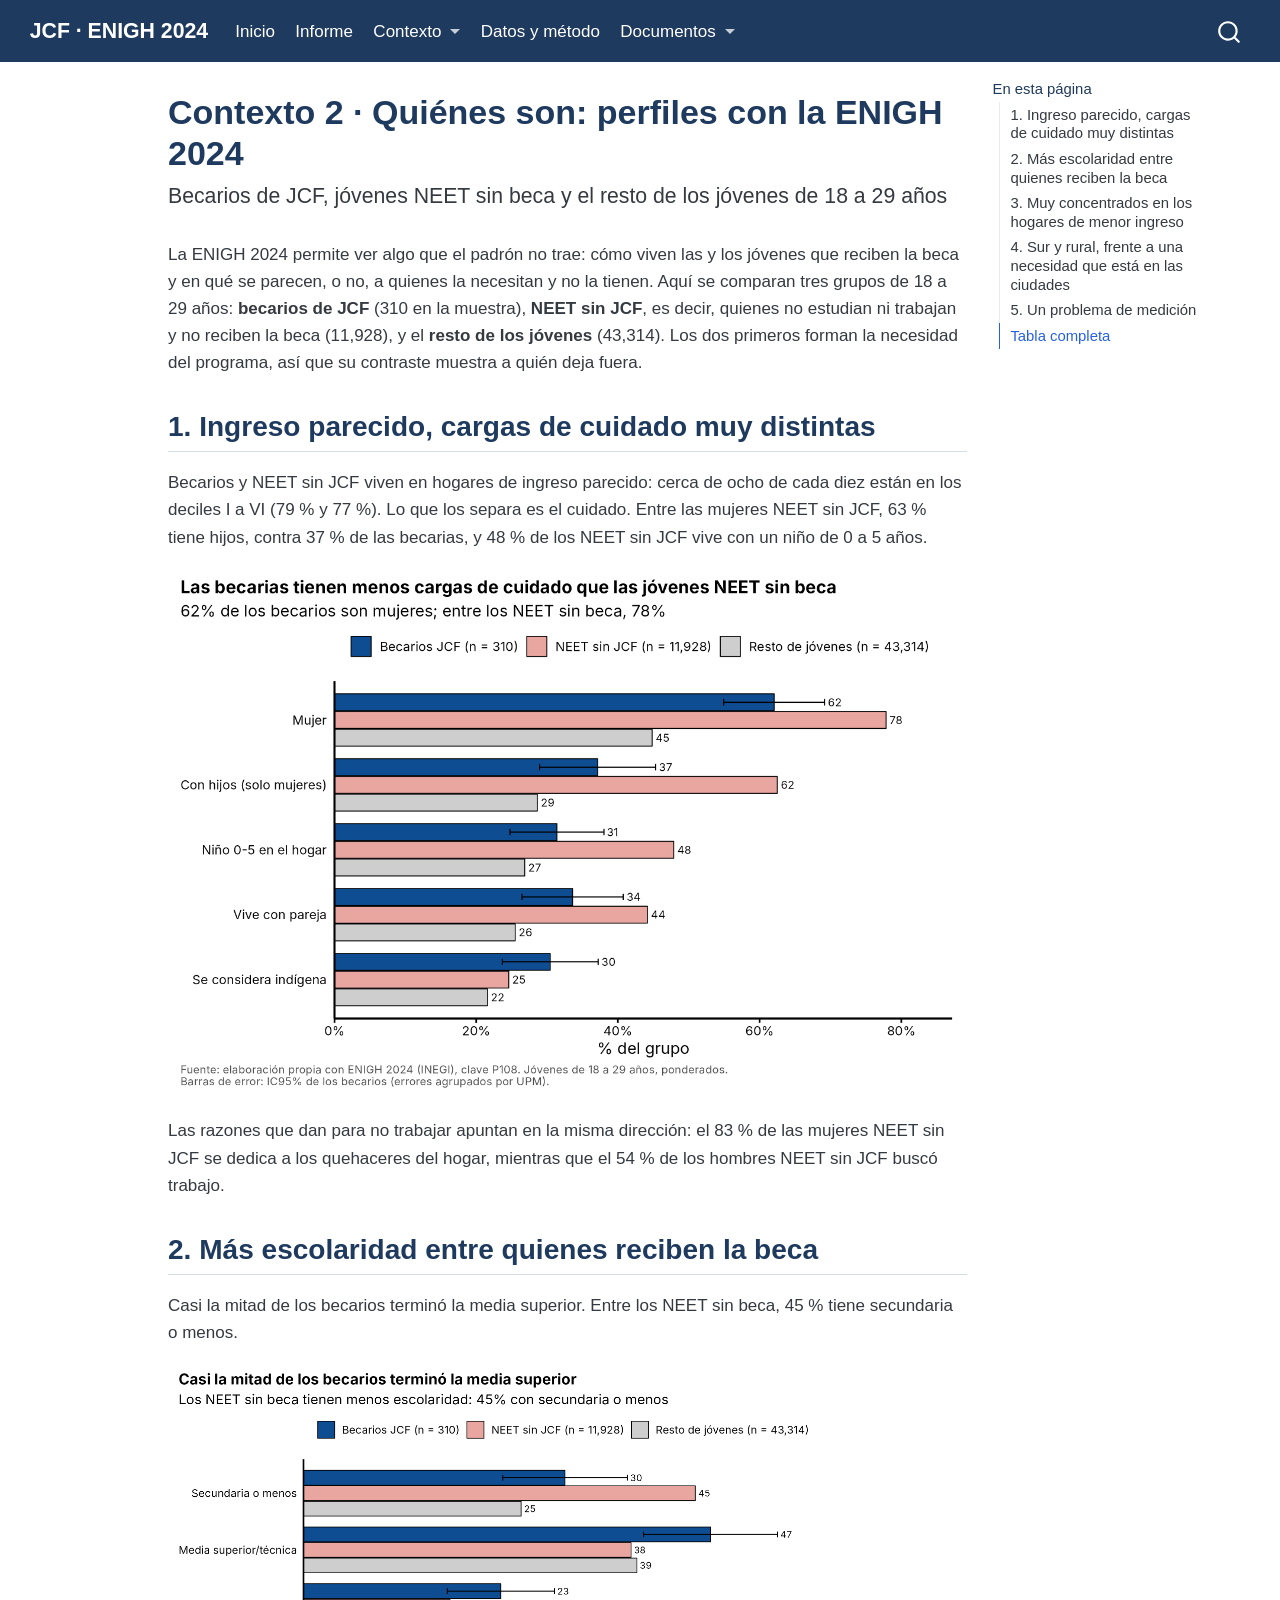
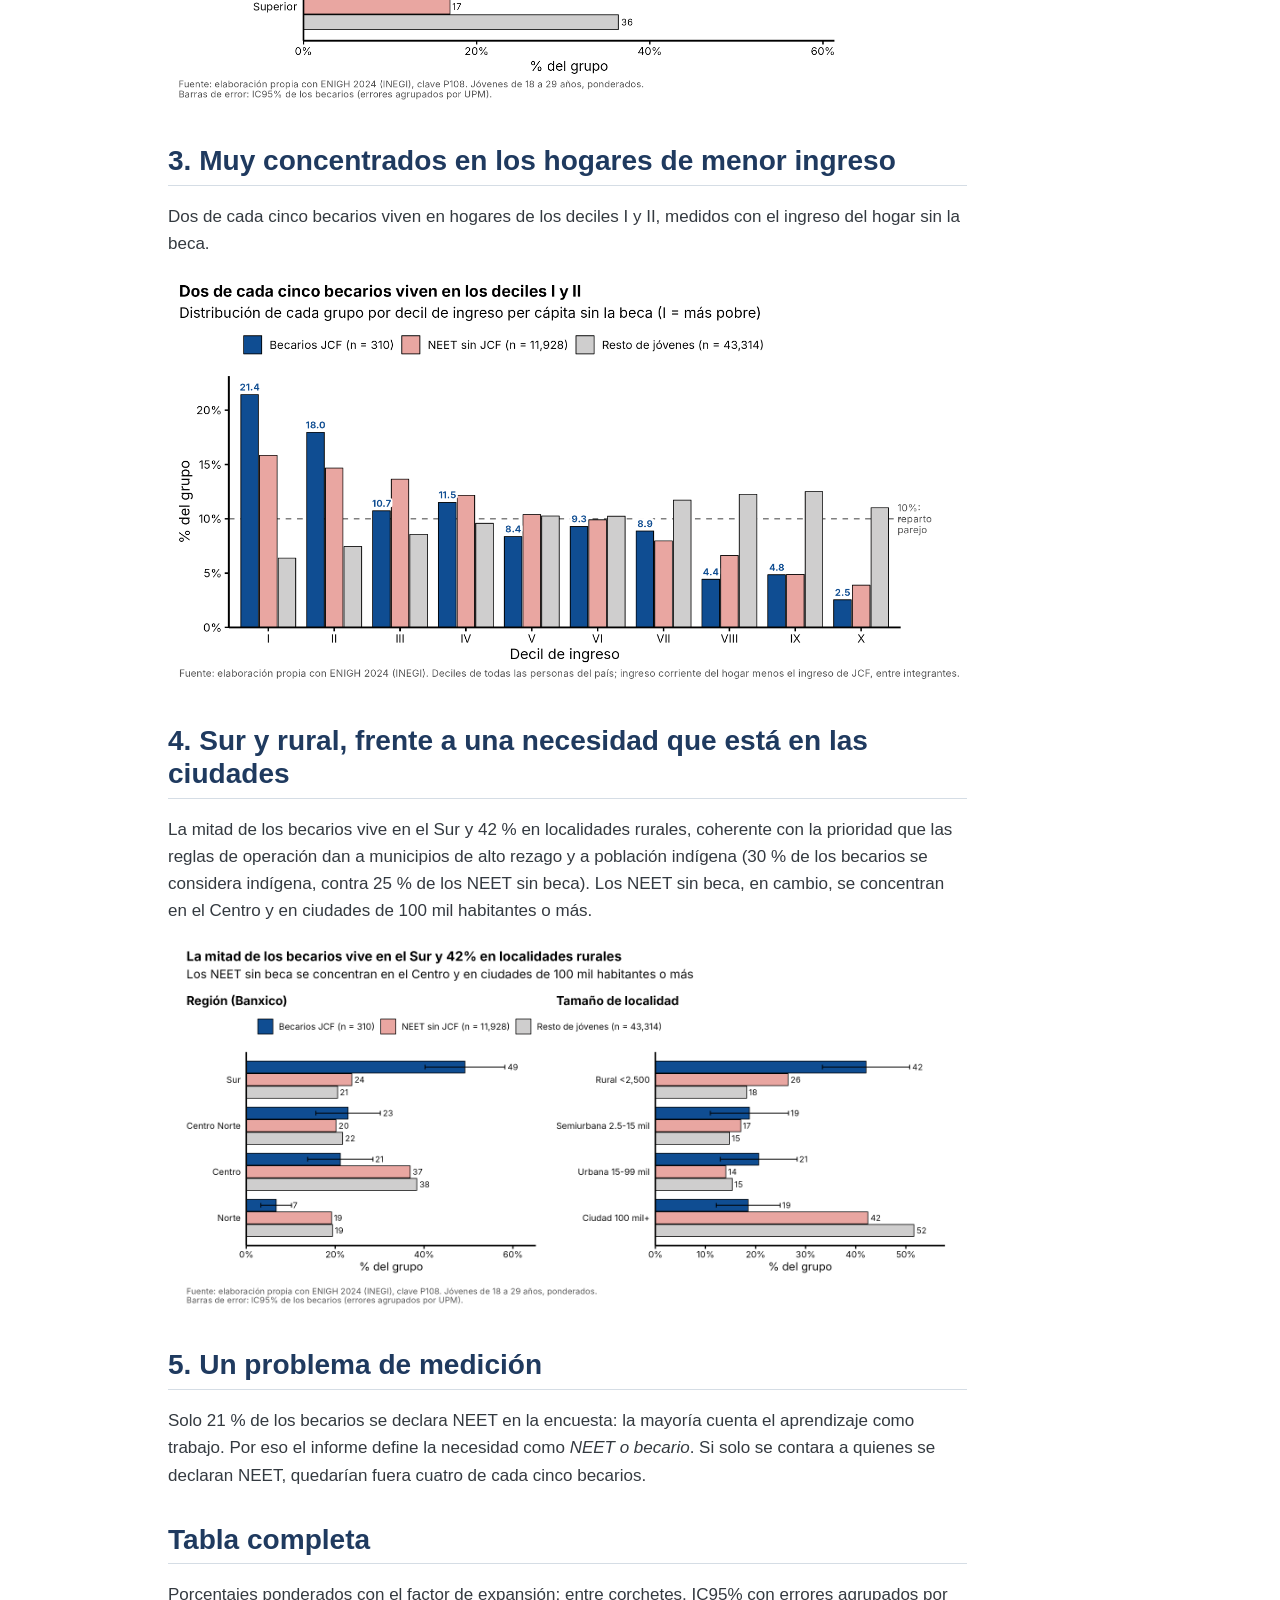
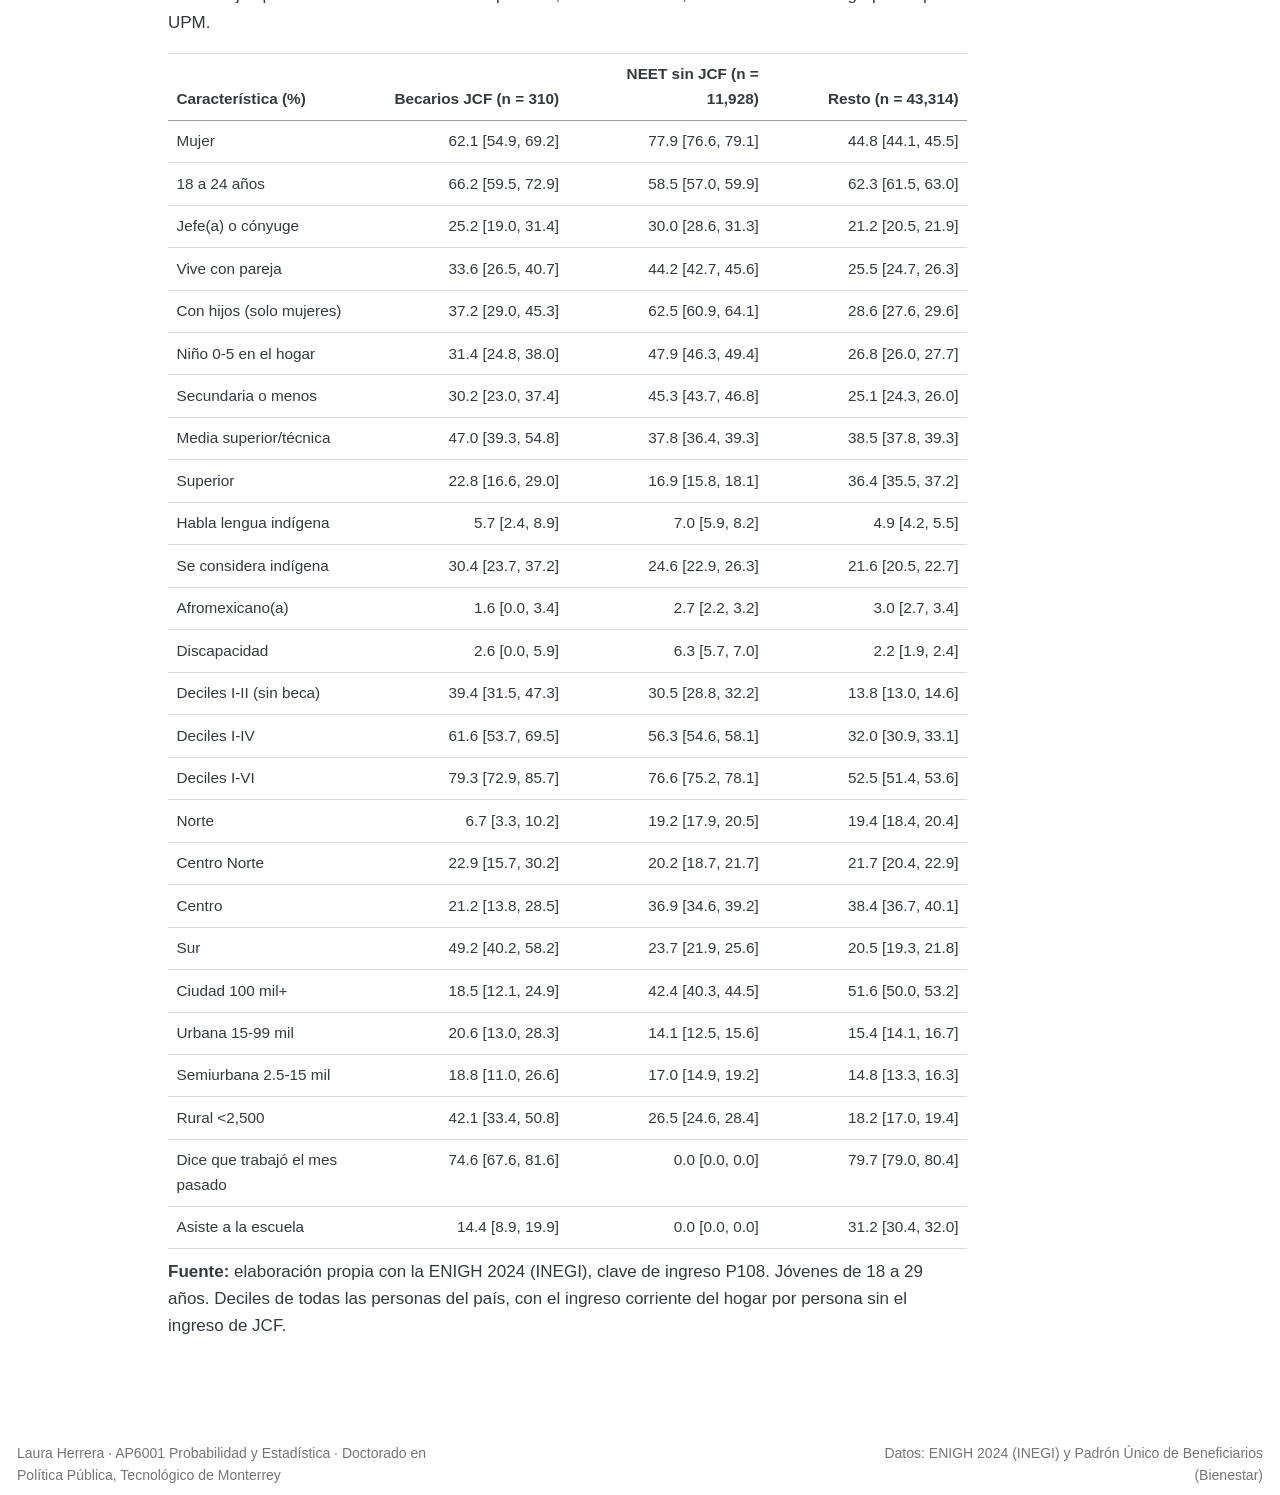
<file: perfiles.html>
<!DOCTYPE html>
<html xmlns="http://www.w3.org/1999/xhtml" lang="es-MX" xml:lang="es-MX"><head>

<meta charset="utf-8">
<meta name="generator" content="quarto-1.11.9">

<meta name="viewport" content="width=device-width, initial-scale=1.0, user-scalable=yes">


<title>Contexto 2 · Quiénes son: perfiles con la ENIGH 2024 – JCF · ENIGH 2024</title>
<style>
/* Default styles provided by pandoc.
** See https://pandoc.org/MANUAL.html#variables-for-html for config info.
*/
span.smallcaps{font-variant: small-caps;}
div.columns{display: flex; gap: 1.5em;}
div.column{flex: auto;}
@media screen {
div.columns{gap: min(4vw, 1.5em);}
div.column{overflow-x: auto;}
}
div.hanging-indent{margin-left: 1.5em; text-indent: -1.5em;}
ul.task-list{list-style: none;}
ul.task-list li input[type="checkbox"] {
  width: 0.8em;
  margin: 0 0.8em 0.2em -1em; /* quarto-specific, see https://github.com/quarto-dev/quarto-cli/issues/4556 */ 
  vertical-align: middle;
}
</style>


<script src="site_libs/quarto-nav/quarto-nav.js"></script>
<script src="site_libs/quarto-nav/headroom.min.js"></script>
<script src="site_libs/clipboard/clipboard.min.js"></script>
<script src="site_libs/quarto-search/autocomplete.umd.js"></script>
<script src="site_libs/quarto-search/fuse.min.js"></script>
<script src="site_libs/quarto-search/quarto-search.js"></script>
<meta name="quarto:offset" content="./">
<script src="site_libs/quarto-html/quarto.js" type="module"></script>
<script src="site_libs/quarto-html/tabsets/tabsets.js" type="module"></script>
<script src="site_libs/quarto-html/scrollable-regions/scrollable-regions.js" type="module"></script>
<script src="site_libs/quarto-html/popper.min.js"></script>
<script src="site_libs/quarto-html/tippy.umd.min.js"></script>
<script src="site_libs/quarto-html/anchor.min.js"></script>
<link href="site_libs/quarto-html/tippy.css" rel="stylesheet">
<link href="site_libs/quarto-html/quarto-syntax-highlighting-63b5708e65d6cd79cd7618c58d0c21e7.css" rel="stylesheet" id="quarto-text-highlighting-styles">
<script src="site_libs/bootstrap/bootstrap.min.js"></script>
<link href="site_libs/bootstrap/bootstrap-icons.css" rel="stylesheet">
<link href="site_libs/bootstrap/bootstrap-288f52b84483d2fc65c9500c0c9c44e2.min.css" rel="stylesheet" append-hash="true" id="quarto-bootstrap" data-mode="light">
<script id="quarto-search-options" type="application/json">{
  "location": "navbar",
  "copy-button": false,
  "collapse-after": 3,
  "panel-placement": "end",
  "type": "overlay",
  "limit": 50,
  "keyboard-shortcut": [
    "f",
    "/",
    "s"
  ],
  "show-item-context": false,
  "language": {
    "search-no-results-text": "No se han encontrado resultados",
    "search-matching-documents-text": "documentos encontrados",
    "search-copy-link-title": "Copiar el enlace en la búsqueda",
    "search-hide-matches-text": "Ocultar resultados adicionales",
    "search-more-match-text": "resultado adicional en este documento",
    "search-more-matches-text": "resultados adicionales en este documento",
    "search-clear-button-title": "Borrar",
    "search-text-placeholder": "",
    "search-detached-cancel-button-title": "Cancelar",
    "search-submit-button-title": "Enviar",
    "search-label": "Buscar"
  }
}</script>


<link rel="stylesheet" href="estilo.css">
</head>

<body class="nav-fixed quarto-light"><a id="quarto-skip-link" class="visually-hidden-focusable" href="#quarto-document-content">Saltar al contenido principal</a>

<div id="quarto-search-results"></div>
  <header id="quarto-header" class="headroom fixed-top">
    <nav class="navbar navbar-expand-lg " data-bs-theme="dark" aria-label="Sitio web">
      <div class="navbar-container container-fluid">
      <div class="navbar-brand-container mx-auto">
    <a class="navbar-brand" href="./index.html">
    <span class="navbar-title">JCF · ENIGH 2024</span>
    </a>
  </div>
          <button class="navbar-toggler" type="button" data-bs-toggle="collapse" data-bs-target="#navbarCollapse" aria-controls="navbarCollapse" aria-expanded="false" aria-label="Navegación de palanca" onclick="if (window.quartoToggleHeadroom) { window.quartoToggleHeadroom(); }">
  <span class="navbar-toggler-icon"></span>
</button>
          <div class="collapse navbar-collapse" id="navbarCollapse">
            <ul class="navbar-nav navbar-nav-scroll me-auto">
  <li class="nav-item">
    <a class="nav-link" href="./index.html"> 
<span class="menu-text">Inicio</span></a>
  </li>  
  <li class="nav-item">
    <a class="nav-link" href="./informe.html"> 
<span class="menu-text">Informe</span></a>
  </li>  
  <li class="nav-item dropdown ">
    <a class="nav-link dropdown-toggle" href="#" id="nav-menu-contexto" role="link" data-bs-toggle="dropdown" aria-expanded="false">
 <span class="menu-text">Contexto</span>
    </a>
    <ul class="dropdown-menu" aria-labelledby="nav-menu-contexto">    
        <li>
    <a class="dropdown-item" href="./padron.html">
 <span class="dropdown-text">1 · El padrón, 2022–2026</span></a>
  </li>  
        <li>
    <a class="dropdown-item" href="./perfiles.html">
 <span class="dropdown-text">2 · Quiénes son (ENIGH 2024)</span></a>
  </li>  
    </ul>
  </li>
  <li class="nav-item">
    <a class="nav-link" href="./datos.html"> 
<span class="menu-text">Datos y método</span></a>
  </li>  
  <li class="nav-item dropdown ">
    <a class="nav-link dropdown-toggle" href="#" id="nav-menu-documentos" role="link" data-bs-toggle="dropdown" aria-expanded="false">
 <span class="menu-text">Documentos</span>
    </a>
    <ul class="dropdown-menu" aria-labelledby="nav-menu-documentos">    
        <li>
    <a class="dropdown-item" href="./archivos/informe-jcf-enigh2024.pdf">
 <span class="dropdown-text">Informe (PDF)</span></a>
  </li>  
        <li>
    <a class="dropdown-item" href="./archivos/presentacion-jcf.pptx">
 <span class="dropdown-text">Presentación del simposio (PowerPoint)</span></a>
  </li>  
        <li>
    <a class="dropdown-item" href="./archivos/plan-preanalisis-v2.2.pdf">
 <span class="dropdown-text">Plan de preanálisis v2.2 (PDF)</span></a>
  </li>  
    </ul>
  </li>
</ul>
          </div> <!-- /navcollapse -->
            <div class="quarto-navbar-tools">
</div>
            <div id="quarto-search" class="" title="Buscar"></div>
      </div> <!-- /container-fluid -->
    </nav>
</header>
<!-- content -->
<div id="quarto-content" class="quarto-container page-columns page-rows-contents page-layout-article page-navbar">
<!-- sidebar -->
<!-- margin-sidebar -->
    <div id="quarto-margin-sidebar" class="sidebar margin-sidebar">
        <nav id="TOC" role="doc-toc" aria-labelledby="toc-title" class="toc-active">
    <h2 id="toc-title">En esta página</h2>
   
  <ul>
  <li><a href="#ingreso-parecido-cargas-de-cuidado-muy-distintas" id="toc-ingreso-parecido-cargas-de-cuidado-muy-distintas" class="nav-link active" data-scroll-target="#ingreso-parecido-cargas-de-cuidado-muy-distintas">1. Ingreso parecido, cargas de cuidado muy distintas</a></li>
  <li><a href="#más-escolaridad-entre-quienes-reciben-la-beca" id="toc-más-escolaridad-entre-quienes-reciben-la-beca" class="nav-link" data-scroll-target="#más-escolaridad-entre-quienes-reciben-la-beca">2. Más escolaridad entre quienes reciben la beca</a></li>
  <li><a href="#muy-concentrados-en-los-hogares-de-menor-ingreso" id="toc-muy-concentrados-en-los-hogares-de-menor-ingreso" class="nav-link" data-scroll-target="#muy-concentrados-en-los-hogares-de-menor-ingreso">3. Muy concentrados en los hogares de menor ingreso</a></li>
  <li><a href="#sur-y-rural-frente-a-una-necesidad-que-está-en-las-ciudades" id="toc-sur-y-rural-frente-a-una-necesidad-que-está-en-las-ciudades" class="nav-link" data-scroll-target="#sur-y-rural-frente-a-una-necesidad-que-está-en-las-ciudades">4. Sur y rural, frente a una necesidad que está en las ciudades</a></li>
  <li><a href="#un-problema-de-medición" id="toc-un-problema-de-medición" class="nav-link" data-scroll-target="#un-problema-de-medición">5. Un problema de medición</a></li>
  <li><a href="#tabla-completa" id="toc-tabla-completa" class="nav-link" data-scroll-target="#tabla-completa">Tabla completa</a></li>
  </ul>
</nav>
    </div>
<!-- main -->
<main class="content" id="quarto-document-content" tabindex="-1">

<header id="title-block-header" class="quarto-title-block default">
<div class="quarto-title">
<h1 class="title">Contexto 2 · Quiénes son: perfiles con la ENIGH 2024</h1>
<p class="subtitle lead">Becarios de JCF, jóvenes NEET sin beca y el resto de los jóvenes de 18 a 29 años</p>
</div>



<div class="quarto-title-meta">

    
  
    
  </div>
  


</header>


<p>La ENIGH 2024 permite ver algo que el padrón no trae: cómo viven las y los jóvenes que reciben la beca y en qué se parecen, o no, a quienes la necesitan y no la tienen. Aquí se comparan tres grupos de 18 a 29 años: <strong>becarios de JCF</strong> (310 en la muestra), <strong>NEET sin JCF</strong>, es decir, quienes no estudian ni trabajan y no reciben la beca (11,928), y el <strong>resto de los jóvenes</strong> (43,314). Los dos primeros forman la necesidad del programa, así que su contraste muestra a quién deja fuera.</p>
<section id="ingreso-parecido-cargas-de-cuidado-muy-distintas" class="level2">
<h2 class="anchored" data-anchor-id="ingreso-parecido-cargas-de-cuidado-muy-distintas">1. Ingreso parecido, cargas de cuidado muy distintas</h2>
<p>Becarios y NEET sin JCF viven en hogares de ingreso parecido: cerca de ocho de cada diez están en los deciles I a VI (79 % y 77 %). Lo que los separa es el cuidado. Entre las mujeres NEET sin JCF, 63 % tiene hijos, contra 37 % de las becarias, y 48 % de los NEET sin JCF vive con un niño de 0 a 5 años.</p>
<p><img src="archivos/perfiles/f1_perfil_cuidados.png" class="img-fluid"></p>
<p>Las razones que dan para no trabajar apuntan en la misma dirección: el 83 % de las mujeres NEET sin JCF se dedica a los quehaceres del hogar, mientras que el 54 % de los hombres NEET sin JCF buscó trabajo.</p>
</section>
<section id="más-escolaridad-entre-quienes-reciben-la-beca" class="level2">
<h2 class="anchored" data-anchor-id="más-escolaridad-entre-quienes-reciben-la-beca">2. Más escolaridad entre quienes reciben la beca</h2>
<p>Casi la mitad de los becarios terminó la media superior. Entre los NEET sin beca, 45 % tiene secundaria o menos.</p>
<p><img src="archivos/perfiles/f2_escolaridad.png" class="img-fluid" style="width:85.0%"></p>
</section>
<section id="muy-concentrados-en-los-hogares-de-menor-ingreso" class="level2">
<h2 class="anchored" data-anchor-id="muy-concentrados-en-los-hogares-de-menor-ingreso">3. Muy concentrados en los hogares de menor ingreso</h2>
<p>Dos de cada cinco becarios viven en hogares de los deciles I y II, medidos con el ingreso del hogar sin la beca.</p>
<p><img src="archivos/perfiles/f3_deciles.png" class="img-fluid"></p>
</section>
<section id="sur-y-rural-frente-a-una-necesidad-que-está-en-las-ciudades" class="level2">
<h2 class="anchored" data-anchor-id="sur-y-rural-frente-a-una-necesidad-que-está-en-las-ciudades">4. Sur y rural, frente a una necesidad que está en las ciudades</h2>
<p>La mitad de los becarios vive en el Sur y 42 % en localidades rurales, coherente con la prioridad que las reglas de operación dan a municipios de alto rezago y a población indígena (30 % de los becarios se considera indígena, contra 25 % de los NEET sin beca). Los NEET sin beca, en cambio, se concentran en el Centro y en ciudades de 100 mil habitantes o más.</p>
<p><img src="archivos/perfiles/f4_territorio.png" class="img-fluid"></p>
</section>
<section id="un-problema-de-medición" class="level2">
<h2 class="anchored" data-anchor-id="un-problema-de-medición">5. Un problema de medición</h2>
<p>Solo 21 % de los becarios se declara NEET en la encuesta: la mayoría cuenta el aprendizaje como trabajo. Por eso el informe define la necesidad como <em>NEET o becario</em>. Si solo se contara a quienes se declaran NEET, quedarían fuera cuatro de cada cinco becarios.</p>
</section>
<section id="tabla-completa" class="level2">
<h2 class="anchored" data-anchor-id="tabla-completa">Tabla completa</h2>
<p>Porcentajes ponderados con el factor de expansión; entre corchetes, IC95% con errores agrupados por UPM.</p>
<table class="caption-top table">
<colgroup>
<col style="width: 25%">
<col style="width: 25%">
<col style="width: 25%">
<col style="width: 25%">
</colgroup>
<thead>
<tr class="header">
<th style="text-align: left;">Característica (%)</th>
<th style="text-align: right;">Becarios JCF (n = 310)</th>
<th style="text-align: right;">NEET sin JCF (n = 11,928)</th>
<th style="text-align: right;">Resto (n = 43,314)</th>
</tr>
</thead>
<tbody>
<tr class="odd">
<td style="text-align: left;">Mujer</td>
<td style="text-align: right;">62.1 [54.9, 69.2]</td>
<td style="text-align: right;">77.9 [76.6, 79.1]</td>
<td style="text-align: right;">44.8 [44.1, 45.5]</td>
</tr>
<tr class="even">
<td style="text-align: left;">18 a 24 años</td>
<td style="text-align: right;">66.2 [59.5, 72.9]</td>
<td style="text-align: right;">58.5 [57.0, 59.9]</td>
<td style="text-align: right;">62.3 [61.5, 63.0]</td>
</tr>
<tr class="odd">
<td style="text-align: left;">Jefe(a) o cónyuge</td>
<td style="text-align: right;">25.2 [19.0, 31.4]</td>
<td style="text-align: right;">30.0 [28.6, 31.3]</td>
<td style="text-align: right;">21.2 [20.5, 21.9]</td>
</tr>
<tr class="even">
<td style="text-align: left;">Vive con pareja</td>
<td style="text-align: right;">33.6 [26.5, 40.7]</td>
<td style="text-align: right;">44.2 [42.7, 45.6]</td>
<td style="text-align: right;">25.5 [24.7, 26.3]</td>
</tr>
<tr class="odd">
<td style="text-align: left;">Con hijos (solo mujeres)</td>
<td style="text-align: right;">37.2 [29.0, 45.3]</td>
<td style="text-align: right;">62.5 [60.9, 64.1]</td>
<td style="text-align: right;">28.6 [27.6, 29.6]</td>
</tr>
<tr class="even">
<td style="text-align: left;">Niño 0-5 en el hogar</td>
<td style="text-align: right;">31.4 [24.8, 38.0]</td>
<td style="text-align: right;">47.9 [46.3, 49.4]</td>
<td style="text-align: right;">26.8 [26.0, 27.7]</td>
</tr>
<tr class="odd">
<td style="text-align: left;">Secundaria o menos</td>
<td style="text-align: right;">30.2 [23.0, 37.4]</td>
<td style="text-align: right;">45.3 [43.7, 46.8]</td>
<td style="text-align: right;">25.1 [24.3, 26.0]</td>
</tr>
<tr class="even">
<td style="text-align: left;">Media superior/técnica</td>
<td style="text-align: right;">47.0 [39.3, 54.8]</td>
<td style="text-align: right;">37.8 [36.4, 39.3]</td>
<td style="text-align: right;">38.5 [37.8, 39.3]</td>
</tr>
<tr class="odd">
<td style="text-align: left;">Superior</td>
<td style="text-align: right;">22.8 [16.6, 29.0]</td>
<td style="text-align: right;">16.9 [15.8, 18.1]</td>
<td style="text-align: right;">36.4 [35.5, 37.2]</td>
</tr>
<tr class="even">
<td style="text-align: left;">Habla lengua indígena</td>
<td style="text-align: right;">5.7 [2.4, 8.9]</td>
<td style="text-align: right;">7.0 [5.9, 8.2]</td>
<td style="text-align: right;">4.9 [4.2, 5.5]</td>
</tr>
<tr class="odd">
<td style="text-align: left;">Se considera indígena</td>
<td style="text-align: right;">30.4 [23.7, 37.2]</td>
<td style="text-align: right;">24.6 [22.9, 26.3]</td>
<td style="text-align: right;">21.6 [20.5, 22.7]</td>
</tr>
<tr class="even">
<td style="text-align: left;">Afromexicano(a)</td>
<td style="text-align: right;">1.6 [0.0, 3.4]</td>
<td style="text-align: right;">2.7 [2.2, 3.2]</td>
<td style="text-align: right;">3.0 [2.7, 3.4]</td>
</tr>
<tr class="odd">
<td style="text-align: left;">Discapacidad</td>
<td style="text-align: right;">2.6 [0.0, 5.9]</td>
<td style="text-align: right;">6.3 [5.7, 7.0]</td>
<td style="text-align: right;">2.2 [1.9, 2.4]</td>
</tr>
<tr class="even">
<td style="text-align: left;">Deciles I-II (sin beca)</td>
<td style="text-align: right;">39.4 [31.5, 47.3]</td>
<td style="text-align: right;">30.5 [28.8, 32.2]</td>
<td style="text-align: right;">13.8 [13.0, 14.6]</td>
</tr>
<tr class="odd">
<td style="text-align: left;">Deciles I-IV</td>
<td style="text-align: right;">61.6 [53.7, 69.5]</td>
<td style="text-align: right;">56.3 [54.6, 58.1]</td>
<td style="text-align: right;">32.0 [30.9, 33.1]</td>
</tr>
<tr class="even">
<td style="text-align: left;">Deciles I-VI</td>
<td style="text-align: right;">79.3 [72.9, 85.7]</td>
<td style="text-align: right;">76.6 [75.2, 78.1]</td>
<td style="text-align: right;">52.5 [51.4, 53.6]</td>
</tr>
<tr class="odd">
<td style="text-align: left;">Norte</td>
<td style="text-align: right;">6.7 [3.3, 10.2]</td>
<td style="text-align: right;">19.2 [17.9, 20.5]</td>
<td style="text-align: right;">19.4 [18.4, 20.4]</td>
</tr>
<tr class="even">
<td style="text-align: left;">Centro Norte</td>
<td style="text-align: right;">22.9 [15.7, 30.2]</td>
<td style="text-align: right;">20.2 [18.7, 21.7]</td>
<td style="text-align: right;">21.7 [20.4, 22.9]</td>
</tr>
<tr class="odd">
<td style="text-align: left;">Centro</td>
<td style="text-align: right;">21.2 [13.8, 28.5]</td>
<td style="text-align: right;">36.9 [34.6, 39.2]</td>
<td style="text-align: right;">38.4 [36.7, 40.1]</td>
</tr>
<tr class="even">
<td style="text-align: left;">Sur</td>
<td style="text-align: right;">49.2 [40.2, 58.2]</td>
<td style="text-align: right;">23.7 [21.9, 25.6]</td>
<td style="text-align: right;">20.5 [19.3, 21.8]</td>
</tr>
<tr class="odd">
<td style="text-align: left;">Ciudad 100 mil+</td>
<td style="text-align: right;">18.5 [12.1, 24.9]</td>
<td style="text-align: right;">42.4 [40.3, 44.5]</td>
<td style="text-align: right;">51.6 [50.0, 53.2]</td>
</tr>
<tr class="even">
<td style="text-align: left;">Urbana 15-99 mil</td>
<td style="text-align: right;">20.6 [13.0, 28.3]</td>
<td style="text-align: right;">14.1 [12.5, 15.6]</td>
<td style="text-align: right;">15.4 [14.1, 16.7]</td>
</tr>
<tr class="odd">
<td style="text-align: left;">Semiurbana 2.5-15 mil</td>
<td style="text-align: right;">18.8 [11.0, 26.6]</td>
<td style="text-align: right;">17.0 [14.9, 19.2]</td>
<td style="text-align: right;">14.8 [13.3, 16.3]</td>
</tr>
<tr class="even">
<td style="text-align: left;">Rural &lt;2,500</td>
<td style="text-align: right;">42.1 [33.4, 50.8]</td>
<td style="text-align: right;">26.5 [24.6, 28.4]</td>
<td style="text-align: right;">18.2 [17.0, 19.4]</td>
</tr>
<tr class="odd">
<td style="text-align: left;">Dice que trabajó el mes pasado</td>
<td style="text-align: right;">74.6 [67.6, 81.6]</td>
<td style="text-align: right;">0.0 [0.0, 0.0]</td>
<td style="text-align: right;">79.7 [79.0, 80.4]</td>
</tr>
<tr class="even">
<td style="text-align: left;">Asiste a la escuela</td>
<td style="text-align: right;">14.4 [8.9, 19.9]</td>
<td style="text-align: right;">0.0 [0.0, 0.0]</td>
<td style="text-align: right;">31.2 [30.4, 32.0]</td>
</tr>
</tbody>
</table>
<p><strong>Fuente:</strong> elaboración propia con la ENIGH 2024 (INEGI), clave de ingreso P108. Jóvenes de 18 a 29 años. Deciles de todas las personas del país, con el ingreso corriente del hogar por persona sin el ingreso de JCF.</p>


</section>

</main> <!-- /main -->
<script id="quarto-html-after-body" type="application/javascript">
  window.document.addEventListener("DOMContentLoaded", function (event) {
    const icon = "";
    const anchorJS = new window.AnchorJS();
    anchorJS.options = {
      placement: 'right',
      icon: icon
    };
    anchorJS.add('.anchored');
    const isCodeAnnotation = (el) => {
      for (const clz of el.classList) {
        if (clz.startsWith('code-annotation-')) {                     
          return true;
        }
      }
      return false;
    }
    const onCopySuccess = function(e) {
      // button target
      const button = e.trigger;
      // don't keep focus
      button.blur();
      // flash "checked"
      button.classList.add('code-copy-button-checked');
      var currentTitle = button.getAttribute("title");
      button.setAttribute("title", "Copiado");
      let tooltip;
      if (window.bootstrap) {
        button.setAttribute("data-bs-toggle", "tooltip");
        button.setAttribute("data-bs-placement", "left");
        button.setAttribute("data-bs-title", "Copiado");
        tooltip = new bootstrap.Tooltip(button, 
          { trigger: "manual", 
            customClass: "code-copy-button-tooltip",
            offset: [0, -8]});
        tooltip.show();    
      }
      setTimeout(function() {
        if (tooltip) {
          tooltip.hide();
          button.removeAttribute("data-bs-title");
          button.removeAttribute("data-bs-toggle");
          button.removeAttribute("data-bs-placement");
        }
        button.setAttribute("title", currentTitle);
        button.classList.remove('code-copy-button-checked');
      }, 1000);
      // clear code selection
      e.clearSelection();
    }
    const getTextToCopy = function(trigger) {
      const outerScaffold = trigger.parentElement.cloneNode(true);
      const codeEl = outerScaffold.querySelector('code');
      for (const childEl of codeEl.children) {
        if (isCodeAnnotation(childEl)) {
          childEl.remove();
        }
      }
      return codeEl.innerText;
    }
    const clipboard = new window.ClipboardJS('.code-copy-button:not([data-in-quarto-modal])', {
      text: getTextToCopy
    });
    clipboard.on('success', onCopySuccess);
    if (window.document.getElementById('quarto-embedded-source-code-modal')) {
      const clipboardModal = new window.ClipboardJS('.code-copy-button[data-in-quarto-modal]', {
        text: getTextToCopy,
        container: window.document.getElementById('quarto-embedded-source-code-modal')
      });
      clipboardModal.on('success', onCopySuccess);
    }
      var localhostRegex = new RegExp(/^(?:http|https):\/\/localhost\:?[0-9]*\//);
      var mailtoRegex = new RegExp(/^mailto:/);
        var filterRegex = new RegExp("https:\/\/lauraho\.github\.io\/jcf-informe\/");
      var isInternal = (href) => {
          return filterRegex.test(href) || localhostRegex.test(href) || mailtoRegex.test(href);
      }
      // Inspect non-navigation links and adorn them if external
      window.quartoDecorateExternalLinks = function (root) {
     var links = (root || window.document).querySelectorAll('a[href]:not(.nav-link):not(.navbar-brand):not(.toc-action):not(.sidebar-link):not(.sidebar-item-toggle):not(.pagination-link):not(.no-external):not([aria-hidden]):not(.dropdown-item):not(.quarto-navigation-tool):not(.about-link)');
      for (var i=0; i<links.length; i++) {
        const link = links[i];
        if (!isInternal(link.href)) {
          // undo the damage that might have been done by quarto-nav.js in the case of
          // links that we want to consider external
          if (link.dataset.originalHref !== undefined) {
            link.href = link.dataset.originalHref;
          }
          if (!link.classList.contains('no-external-icon')) {
          }
        }
      }
      };
      window.quartoDecorateExternalLinks(window.document);
    // Esc closes the popup (WCAG 1.4.13) and focus leaving both trigger and
    // popup closes it (WCAG 2.4.11); tippy handles neither for interactive popups.
    const hideOnEscAndFocusOut = {
      name: 'hideOnEscAndFocusOut',
      defaultValue: true,
      fn(instance) {
        const dismiss = () => {
          // A show scheduled by the trigger delay would otherwise reopen it
          instance.clearDelayTimeouts();
          instance.hide();
        };
        const onKeyDown = (event) => {
          if (event.key !== 'Escape') {
            return;
          }
          // Keep Esc from also reaching page handlers (e.g. reveal.js overview),
          // except an open reveal.js slide menu, which Esc should close too.
          // The menu handles keys only when its keyboard option is on.
          const menuHandlesEsc = window.Reveal?.getPlugin?.('menu')?.isOpen() &&
            window.Reveal.getConfig().menu?.keyboard !== false;
          if (!menuHandlesEsc) {
            event.stopPropagation();
          }
          if (instance.popper.contains(window.document.activeElement)) {
            // Disabled while refocusing so the focus trigger does not reopen it
            instance.disable();
            instance.reference.focus();
            instance.enable();
          }
          dismiss();
        };
        const onFocusOut = (event) => {
          const target = event.relatedTarget;
          if (target && !instance.reference.contains(target) &&
              !instance.popper.contains(target)) {
            dismiss();
          }
        };
        // On the trigger too: a click trigger (code-annotations: select) has no
        // blur handling. Attached for the instance's lifetime so leaving the
        // trigger also cancels a show still pending on the trigger delay.
        instance.reference.addEventListener('focusout', onFocusOut);
        return {
          onShow() {
            window.document.addEventListener('keydown', onKeyDown, true);
            instance.popper.addEventListener('focusout', onFocusOut);
          },
          onHide() {
            window.document.removeEventListener('keydown', onKeyDown, true);
            instance.popper.removeEventListener('focusout', onFocusOut);
          },
          onDestroy() {
            instance.reference.removeEventListener('focusout', onFocusOut);
          },
        };
      },
    };
    function tippyHover(el, contentFn, onTriggerFn, onUntriggerFn) {
      const config = {
        allowHTML: true,
        maxWidth: 500,
        delay: 100,
        arrow: false,
        appendTo: function(el) {
            return el.parentElement;
        },
        interactive: true,
        interactiveBorder: 10,
        theme: 'quarto',
        placement: 'bottom-start',
        plugins: [hideOnEscAndFocusOut],
      };
      if (contentFn) {
        config.content = contentFn;
      }
      if (onTriggerFn) {
        config.onTrigger = onTriggerFn;
      }
      if (onUntriggerFn) {
        config.onUntrigger = onUntriggerFn;
      }
      window.tippy(el, config); 
    }
    const noterefs = window.document.querySelectorAll('a[role="doc-noteref"]');
    for (var i=0; i<noterefs.length; i++) {
      const ref = noterefs[i];
      tippyHover(ref, function() {
        // use id or data attribute instead here
        let href = ref.getAttribute('data-footnote-href') || ref.getAttribute('href');
        try { href = new URL(href).hash; } catch {}
        const id = href.replace(/^#\/?/, "");
        const note = window.document.getElementById(id);
        if (note) {
          return note.innerHTML;
        } else {
          return "";
        }
      });
    }
    const xrefs = window.document.querySelectorAll('a.quarto-xref');
    const processXRef = (id, note) => {
      // Strip column container classes
      const stripColumnClz = (el) => {
        el.classList.remove("page-full", "page-columns");
        if (el.children) {
          for (const child of el.children) {
            stripColumnClz(child);
          }
        }
      }
      stripColumnClz(note)
      if (id === null || id.startsWith('sec-')) {
        // Special case sections, only their first couple elements
        const container = document.createElement("div");
        if (note.children && note.children.length > 2) {
          container.appendChild(note.children[0].cloneNode(true));
          for (let i = 1; i < note.children.length; i++) {
            const child = note.children[i];
            if (child.tagName === "P" && child.innerText === "") {
              continue;
            } else {
              container.appendChild(child.cloneNode(true));
              break;
            }
          }
          if (window.Quarto?.typesetMath) {
            window.Quarto.typesetMath(container);
          }
          return container.innerHTML
        } else {
          if (window.Quarto?.typesetMath) {
            window.Quarto.typesetMath(note);
          }
          return note.innerHTML;
        }
      } else {
        // Remove any anchor links if they are present
        const anchorLink = note.querySelector('a.anchorjs-link');
        if (anchorLink) {
          anchorLink.remove();
        }
        if (window.Quarto?.typesetMath) {
          window.Quarto.typesetMath(note);
        }
        if (note.classList.contains("callout")) {
          return note.outerHTML;
        } else {
          return note.innerHTML;
        }
      }
    }
    for (var i=0; i<xrefs.length; i++) {
      const xref = xrefs[i];
      tippyHover(xref, undefined, function(instance) {
        instance.disable();
        let url = xref.getAttribute('href');
        let hash = undefined; 
        if (url.startsWith('#')) {
          hash = url;
        } else {
          try { hash = new URL(url).hash; } catch {}
        }
        if (hash) {
          const id = hash.replace(/^#\/?/, "");
          const note = window.document.getElementById(id);
          if (note !== null) {
            try {
              const html = processXRef(id, note.cloneNode(true));
              instance.setContent(html);
            } finally {
              instance.enable();
              instance.show();
            }
          } else {
            // See if we can fetch this
            fetch(url.split('#')[0])
            .then(res => res.text())
            .then(html => {
              const parser = new DOMParser();
              const htmlDoc = parser.parseFromString(html, "text/html");
              const note = htmlDoc.getElementById(id);
              if (note !== null) {
                const html = processXRef(id, note);
                instance.setContent(html);
              } 
            }).finally(() => {
              instance.enable();
              instance.show();
            });
          }
        } else {
          // See if we can fetch a full url (with no hash to target)
          // This is a special case and we should probably do some content thinning / targeting
          fetch(url)
          .then(res => res.text())
          .then(html => {
            const parser = new DOMParser();
            const htmlDoc = parser.parseFromString(html, "text/html");
            const note = htmlDoc.querySelector('main.content');
            if (note !== null) {
              // This should only happen for chapter cross references
              // (since there is no id in the URL)
              // remove the first header
              if (note.children.length > 0 && note.children[0].tagName === "HEADER") {
                note.children[0].remove();
              }
              const html = processXRef(null, note);
              instance.setContent(html);
            } 
          }).finally(() => {
            instance.enable();
            instance.show();
          });
        }
      }, function(instance) {
      });
    }
        let selectedAnnoteEl;
        const selectorForAnnotation = ( cell, annotation) => {
          let cellAttr = 'data-code-cell="' + cell + '"';
          let lineAttr = 'data-code-annotation="' +  annotation + '"';
          const selector = 'span[' + cellAttr + '][' + lineAttr + ']';
          return selector;
        }
        const selectCodeLines = (annoteEl) => {
          const doc = window.document;
          const targetCell = annoteEl.getAttribute("data-target-cell");
          const targetAnnotation = annoteEl.getAttribute("data-target-annotation");
          const annoteSpan = window.document.querySelector(selectorForAnnotation(targetCell, targetAnnotation));
          const lines = annoteSpan.getAttribute("data-code-lines").split(",");
          const lineIds = lines.map((line) => {
            return targetCell + "-" + line;
          })
          // Each band is positioned against its own containing block, which is
          // not the offsetParent of the lines, so place it from client rects.
          const placeBand = (band, firstEl, lastEl, codeBlock) => {
            const container = band.offsetParent;
            if (container === null) {
              return;
            }
            const containerRect = container.getBoundingClientRect();
            // Reveal.js scales slides with a transform, so convert client
            // pixels back to the CSS pixels of the container.
            const scale = containerRect.height / container.offsetHeight || 1;
            const firstRect = firstEl.getBoundingClientRect();
            const lastRect = lastEl.getBoundingClientRect();
            const top = (firstRect.top - containerRect.top) / scale - container.clientTop + container.scrollTop;
            const height = (lastRect.bottom - firstRect.top) / scale;
            band.style.top = top - 2 + "px";
            band.style.height = height + 4 + "px";
            if (codeBlock) {
              // Without the copy button wrapper, the containing block is wider
              // than the code block, so span the code block explicitly.
              const blockRect = codeBlock.getBoundingClientRect();
              band.style.left = (blockRect.left - containerRect.left) / scale - container.clientLeft + container.scrollLeft + "px";
              band.style.width = blockRect.width / scale + "px";
            }
          };
          if (lineIds.length > 0) {
            const el = window.document.getElementById(lineIds[0]);
            const lastEl = window.document.getElementById(lineIds[lineIds.length - 1]);
            const parent = el.parentElement.parentElement;
            // cook up a div (if necessary) and position it
            let div = window.document.getElementById("code-annotation-line-highlight");
            if (div === null) {
              div = window.document.createElement("div");
              div.setAttribute("id", "code-annotation-line-highlight");
              div.style.position = 'absolute';
              parent.appendChild(div);
            }
            placeBand(div, el, lastEl, parent.closest("div.sourceCode") || parent);
            let gutterDiv = window.document.getElementById("code-annotation-line-highlight-gutter");
            if (gutterDiv === null) {
              gutterDiv = window.document.createElement("div");
              gutterDiv.setAttribute("id", "code-annotation-line-highlight-gutter");
              gutterDiv.style.position = 'absolute';
              const codeCell = window.document.getElementById(targetCell);
              const gutter = codeCell.querySelector('.code-annotation-gutter');
              gutter.appendChild(gutterDiv);
            }
            placeBand(gutterDiv, el, lastEl);
            selectedAnnoteEl = annoteEl;
          }
        };
        const unselectCodeLines = () => {
          const elementsIds = ["code-annotation-line-highlight", "code-annotation-line-highlight-gutter"];
          elementsIds.forEach((elId) => {
            const div = window.document.getElementById(elId);
            if (div) {
              div.remove();
            }
          });
          selectedAnnoteEl = undefined;
        };
          // Handle positioning of the toggle
      window.addEventListener(
        "resize",
        throttle(() => {
          elRect = undefined;
          if (selectedAnnoteEl) {
            selectCodeLines(selectedAnnoteEl);
          }
        }, 10)
      );
      function throttle(fn, ms) {
      let throttle = false;
      let timer;
        return (...args) => {
          if(!throttle) { // first call gets through
              fn.apply(this, args);
              throttle = true;
          } else { // all the others get throttled
              if(timer) clearTimeout(timer); // cancel #2
              timer = setTimeout(() => {
                fn.apply(this, args);
                timer = throttle = false;
              }, ms);
          }
        };
      }
        // Attach click handler to the DT
        const annoteDls = window.document.querySelectorAll('dt[data-target-cell]');
        for (const annoteDlNode of annoteDls) {
          annoteDlNode.addEventListener('click', (event) => {
            const clickedEl = event.target;
            if (clickedEl !== selectedAnnoteEl) {
              unselectCodeLines();
              const activeEl = window.document.querySelector('dt[data-target-cell].code-annotation-active');
              if (activeEl) {
                activeEl.classList.remove('code-annotation-active');
              }
              selectCodeLines(clickedEl);
              clickedEl.classList.add('code-annotation-active');
            } else {
              // Unselect the line
              unselectCodeLines();
              clickedEl.classList.remove('code-annotation-active');
            }
          });
        }
    const findCites = (el) => {
      const parentEl = el.parentElement;
      if (parentEl) {
        const cites = parentEl.dataset.cites;
        if (cites) {
          return {
            el,
            cites: cites.split(' ')
          };
        } else {
          return findCites(el.parentElement)
        }
      } else {
        return undefined;
      }
    };
    var bibliorefs = window.document.querySelectorAll('a[role="doc-biblioref"]');
    for (var i=0; i<bibliorefs.length; i++) {
      const ref = bibliorefs[i];
      const citeInfo = findCites(ref);
      if (citeInfo) {
        tippyHover(citeInfo.el, function() {
          var popup = window.document.createElement('div');
          citeInfo.cites.forEach(function(cite) {
            var citeDiv = window.document.createElement('div');
            citeDiv.classList.add('hanging-indent');
            citeDiv.classList.add('csl-entry');
            var biblioDiv = window.document.getElementById('ref-' + cite);
            if (biblioDiv) {
              citeDiv.innerHTML = biblioDiv.innerHTML;
            }
            popup.appendChild(citeDiv);
          });
          return popup.innerHTML;
        });
      }
    }
  });
  </script>
  <script type="application/javascript">
  window.quartoScrollableRegionsLabels = {"code":"Código desplazable","output":"Salida desplazable"};
  </script>
</div> <!-- /content -->
<footer class="footer">
  <div class="nav-footer">
    <div class="nav-footer-left">
<p>Laura Herrera · AP6001 Probabilidad y Estadística · Doctorado en Política Pública, Tecnológico de Monterrey</p>
</div>   
    <div class="nav-footer-center">
      &nbsp;
    </div>
    <div class="nav-footer-right">
<p>Datos: ENIGH 2024 (INEGI) y Padrón Único de Beneficiarios (Bienestar)</p>
</div>
  </div>
</footer>




</body></html>
</file>
<file: site_libs/quarto-html/tippy.css>
.tippy-box[data-animation=fade][data-state=hidden]{opacity:0}[data-tippy-root]{max-width:calc(100vw - 10px)}.tippy-box{position:relative;background-color:#333;color:#fff;border-radius:4px;font-size:14px;line-height:1.4;white-space:normal;outline:0;transition-property:transform,visibility,opacity}.tippy-box[data-placement^=top]>.tippy-arrow{bottom:0}.tippy-box[data-placement^=top]>.tippy-arrow:before{bottom:-7px;left:0;border-width:8px 8px 0;border-top-color:initial;transform-origin:center top}.tippy-box[data-placement^=bottom]>.tippy-arrow{top:0}.tippy-box[data-placement^=bottom]>.tippy-arrow:before{top:-7px;left:0;border-width:0 8px 8px;border-bottom-color:initial;transform-origin:center bottom}.tippy-box[data-placement^=left]>.tippy-arrow{right:0}.tippy-box[data-placement^=left]>.tippy-arrow:before{border-width:8px 0 8px 8px;border-left-color:initial;right:-7px;transform-origin:center left}.tippy-box[data-placement^=right]>.tippy-arrow{left:0}.tippy-box[data-placement^=right]>.tippy-arrow:before{left:-7px;border-width:8px 8px 8px 0;border-right-color:initial;transform-origin:center right}.tippy-box[data-inertia][data-state=visible]{transition-timing-function:cubic-bezier(.54,1.5,.38,1.11)}.tippy-arrow{width:16px;height:16px;color:#333}.tippy-arrow:before{content:"";position:absolute;border-color:transparent;border-style:solid}.tippy-content{position:relative;padding:5px 9px;z-index:1}
</file>
<file: site_libs/quarto-html/quarto-syntax-highlighting-63b5708e65d6cd79cd7618c58d0c21e7.css>
/* quarto syntax highlight colors */
:root {
  --quarto-hl-ot-color: #003B4F;
  --quarto-hl-at-color: #657422;
  --quarto-hl-ss-color: #20794D;
  --quarto-hl-an-color: #5E5E5E;
  --quarto-hl-fu-color: #4758AB;
  --quarto-hl-st-color: #20794D;
  --quarto-hl-cf-color: #003B4F;
  --quarto-hl-op-color: #5E5E5E;
  --quarto-hl-er-color: #AD0000;
  --quarto-hl-bn-color: #AD0000;
  --quarto-hl-al-color: #AD0000;
  --quarto-hl-va-color: #111111;
  --quarto-hl-bu-color: inherit;
  --quarto-hl-ex-color: inherit;
  --quarto-hl-pp-color: #AD0000;
  --quarto-hl-in-color: #5E5E5E;
  --quarto-hl-vs-color: #20794D;
  --quarto-hl-wa-color: #5E5E5E;
  --quarto-hl-do-color: #5E5E5E;
  --quarto-hl-im-color: #00769E;
  --quarto-hl-ch-color: #20794D;
  --quarto-hl-dt-color: #AD0000;
  --quarto-hl-fl-color: #AD0000;
  --quarto-hl-co-color: #5E5E5E;
  --quarto-hl-cv-color: #5E5E5E;
  --quarto-hl-cn-color: #8f5902;
  --quarto-hl-sc-color: #5E5E5E;
  --quarto-hl-dv-color: #AD0000;
  --quarto-hl-kw-color: #003B4F;
}

/* other quarto variables */
:root {
  --quarto-font-monospace: SFMono-Regular, Menlo, Monaco, Consolas, "Liberation Mono", "Courier New", monospace;
}

/* syntax highlight based on Pandoc's rules */
pre > code.sourceCode > span {
  color: #003B4F;
}

code.sourceCode > span {
  color: #003B4F;
}

div.sourceCode,
div.sourceCode pre.sourceCode {
  color: #003B4F;
}

/* Normal */
code span {
  color: #003B4F;
}

/* Alert */
code span.al {
  color: #AD0000;
  font-style: inherit;
}

/* Annotation */
code span.an {
  color: #5E5E5E;
  font-style: inherit;
}

/* Attribute */
code span.at {
  color: #657422;
  font-style: inherit;
}

/* BaseN */
code span.bn {
  color: #AD0000;
  font-style: inherit;
}

/* BuiltIn */
code span.bu {
  font-style: inherit;
}

/* ControlFlow */
code span.cf {
  color: #003B4F;
  font-weight: bold;
  font-style: inherit;
}

/* Char */
code span.ch {
  color: #20794D;
  font-style: inherit;
}

/* Constant */
code span.cn {
  color: #8f5902;
  font-style: inherit;
}

/* Comment */
code span.co {
  color: #5E5E5E;
  font-style: inherit;
}

/* CommentVar */
code span.cv {
  color: #5E5E5E;
  font-style: italic;
}

/* Documentation */
code span.do {
  color: #5E5E5E;
  font-style: italic;
}

/* DataType */
code span.dt {
  color: #AD0000;
  font-style: inherit;
}

/* DecVal */
code span.dv {
  color: #AD0000;
  font-style: inherit;
}

/* Error */
code span.er {
  color: #AD0000;
  font-style: inherit;
}

/* Extension */
code span.ex {
  font-style: inherit;
}

/* Float */
code span.fl {
  color: #AD0000;
  font-style: inherit;
}

/* Function */
code span.fu {
  color: #4758AB;
  font-style: inherit;
}

/* Import */
code span.im {
  color: #00769E;
  font-style: inherit;
}

/* Information */
code span.in {
  color: #5E5E5E;
  font-style: inherit;
}

/* Keyword */
code span.kw {
  color: #003B4F;
  font-weight: bold;
  font-style: inherit;
}

/* Operator */
code span.op {
  color: #5E5E5E;
  font-style: inherit;
}

/* Other */
code span.ot {
  color: #003B4F;
  font-style: inherit;
}

/* Preprocessor */
code span.pp {
  color: #AD0000;
  font-style: inherit;
}

/* SpecialChar */
code span.sc {
  color: #5E5E5E;
  font-style: inherit;
}

/* SpecialString */
code span.ss {
  color: #20794D;
  font-style: inherit;
}

/* String */
code span.st {
  color: #20794D;
  font-style: inherit;
}

/* Variable */
code span.va {
  color: #111111;
  font-style: inherit;
}

/* VerbatimString */
code span.vs {
  color: #20794D;
  font-style: inherit;
}

/* Warning */
code span.wa {
  color: #5E5E5E;
  font-style: italic;
}

.prevent-inlining {
  content: "</";
}

/*# sourceMappingURL=054cc16b9e9817627be6994582d2ffb5.css.map */
</file>
<file: estilo.css>
:root { --navy: #1F3A5F; --teal: #2A8C8C; --gris: #EEF3F7; }
body { font-family: "Source Sans 3", "Segoe UI", Helvetica, Arial, sans-serif; line-height: 1.6; }
h1, h2, h3, .title { color: var(--navy); }
h2 { border-bottom: 1px solid #d5dde5; padding-bottom: .25em; }
a { color: var(--navy); }
.navbar .navbar-title { font-weight: 700; }
table { font-size: .9rem; }
caption, .figure-caption { color: #333; text-align: left; }
section#referencias p { padding-left: 1.5em; text-indent: -1.5em; }

/* Cifras clave: franja sin cajas */
.cifras { display: grid; grid-template-columns: repeat(auto-fit, minmax(170px, 1fr)); margin: 1.8rem 0 2rem;
          border-top: 1px solid #d5dde5; border-bottom: 1px solid #d5dde5; }
.cifra { padding: 1.1rem 1.2rem 1.2rem; border-left: 1px solid #d5dde5; }
.cifra:first-child { border-left: none; padding-left: 0; }
.cifra p { margin: 0; }
.cifra .num { display: block; font-size: 2.1rem; font-weight: 700; color: var(--navy); line-height: 1.05; letter-spacing: -.02em; white-space: nowrap; }
.cifra .num::after { content: ""; display: block; width: 28px; height: 3px; background: var(--teal); margin: .55rem 0 .5rem; }
.cifra .ic { display: block; font-size: .88rem; color: #4a5866; line-height: 1.35; }
.cifra .txt { display: block; font-size: .95rem; margin-top: .45rem; color: #2b3640; }
@media (max-width: 640px) { .cifra { border-left: none; border-top: 1px solid #d5dde5; padding-left: 0; }
                             .cifra:first-child { border-top: none; } }
.botones { display: flex; flex-wrap: wrap; gap: .6rem; margin: 1.2rem 0 2rem; }
.botones a { background: var(--navy); color: #fff; padding: .55rem 1rem; border-radius: 6px; text-decoration: none; }
.botones a.sec { background: #fff; color: var(--navy); border: 1px solid var(--navy); }
.botones p { display: flex; flex-wrap: wrap; gap: .6rem; margin: 0; }
</file>
